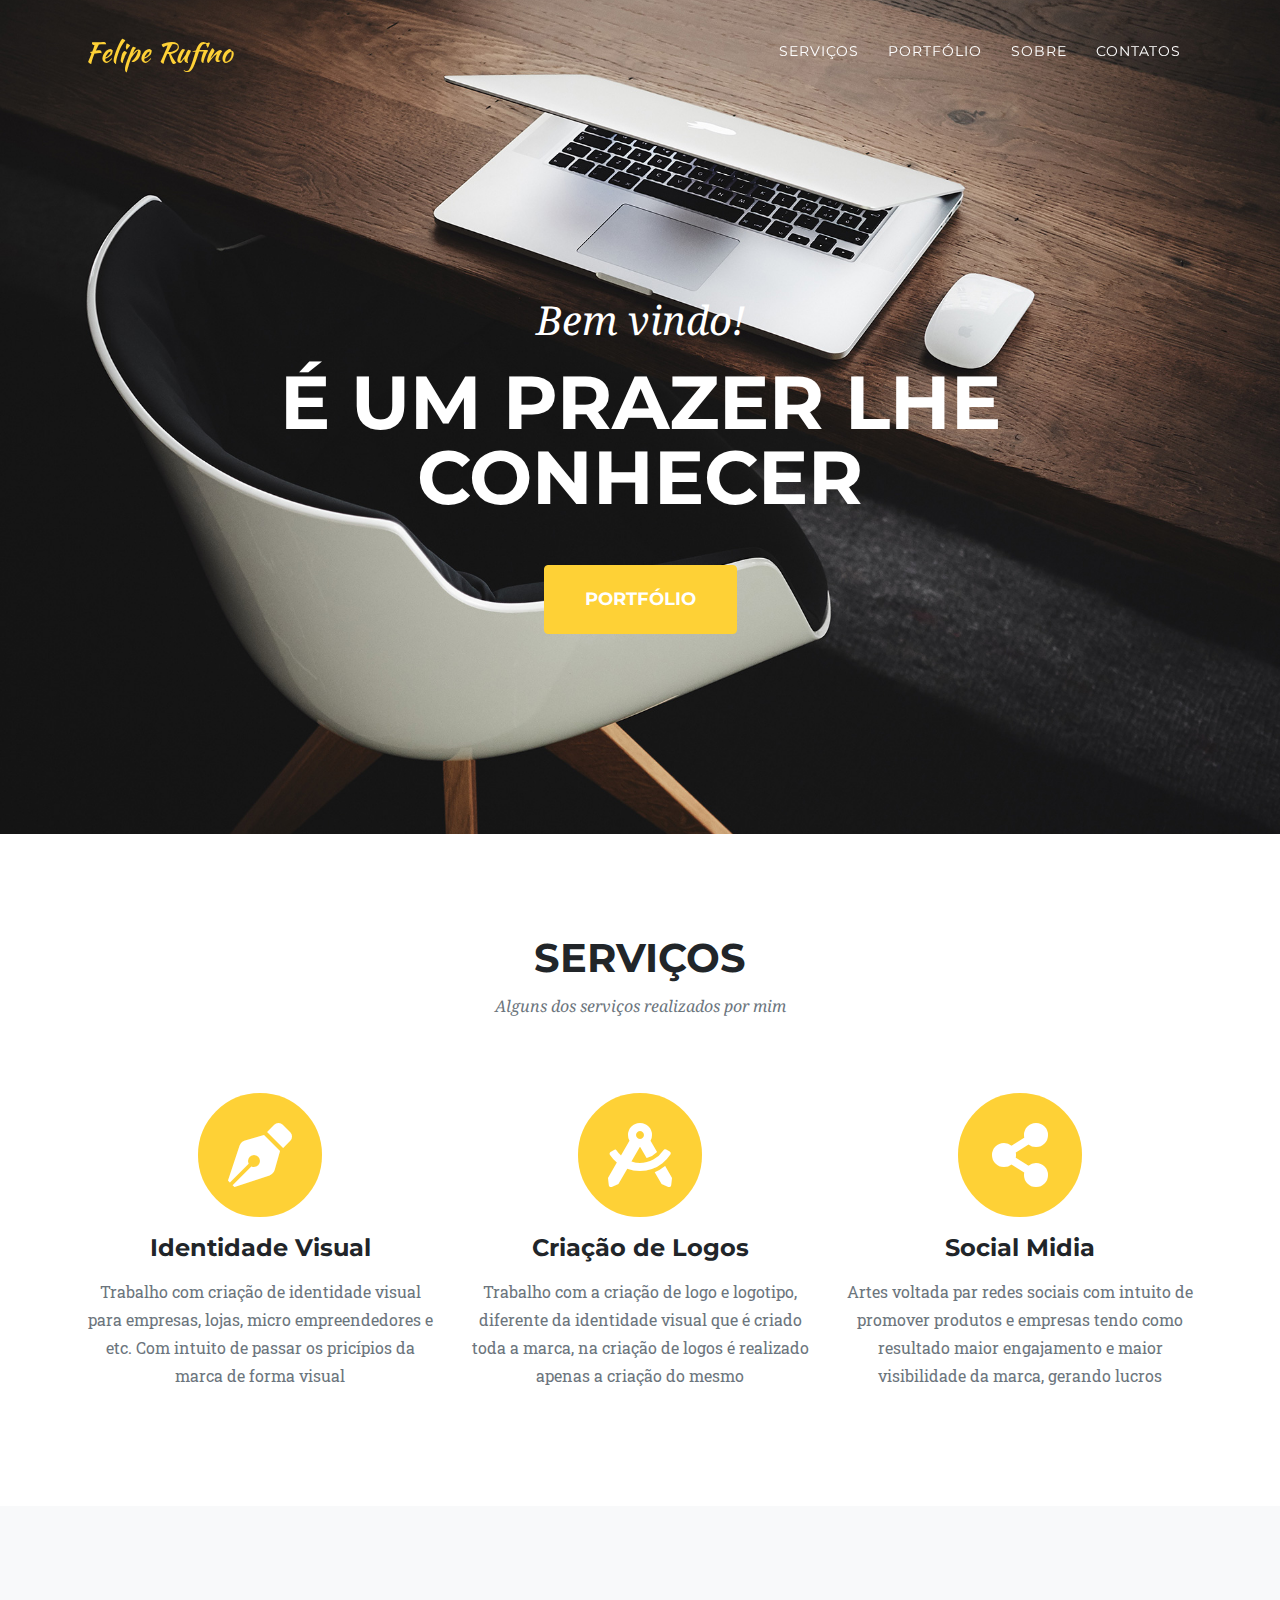
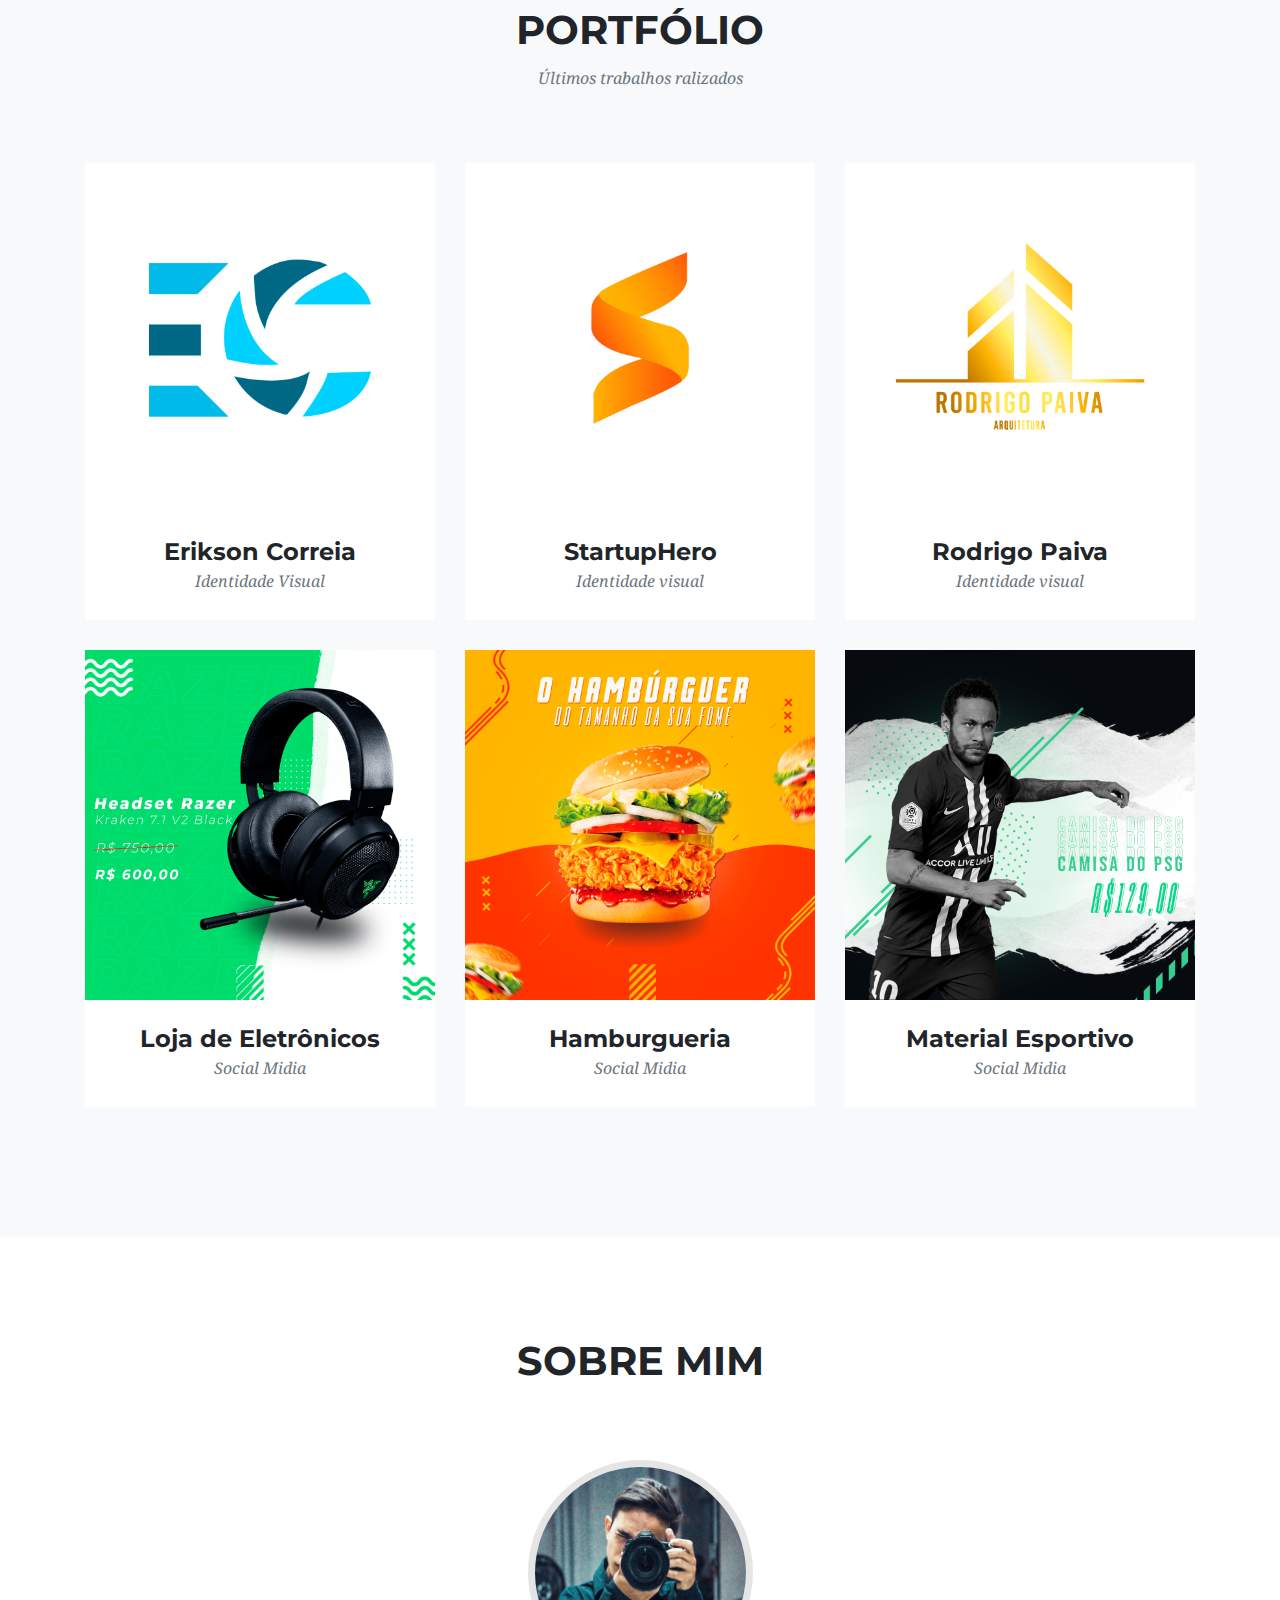
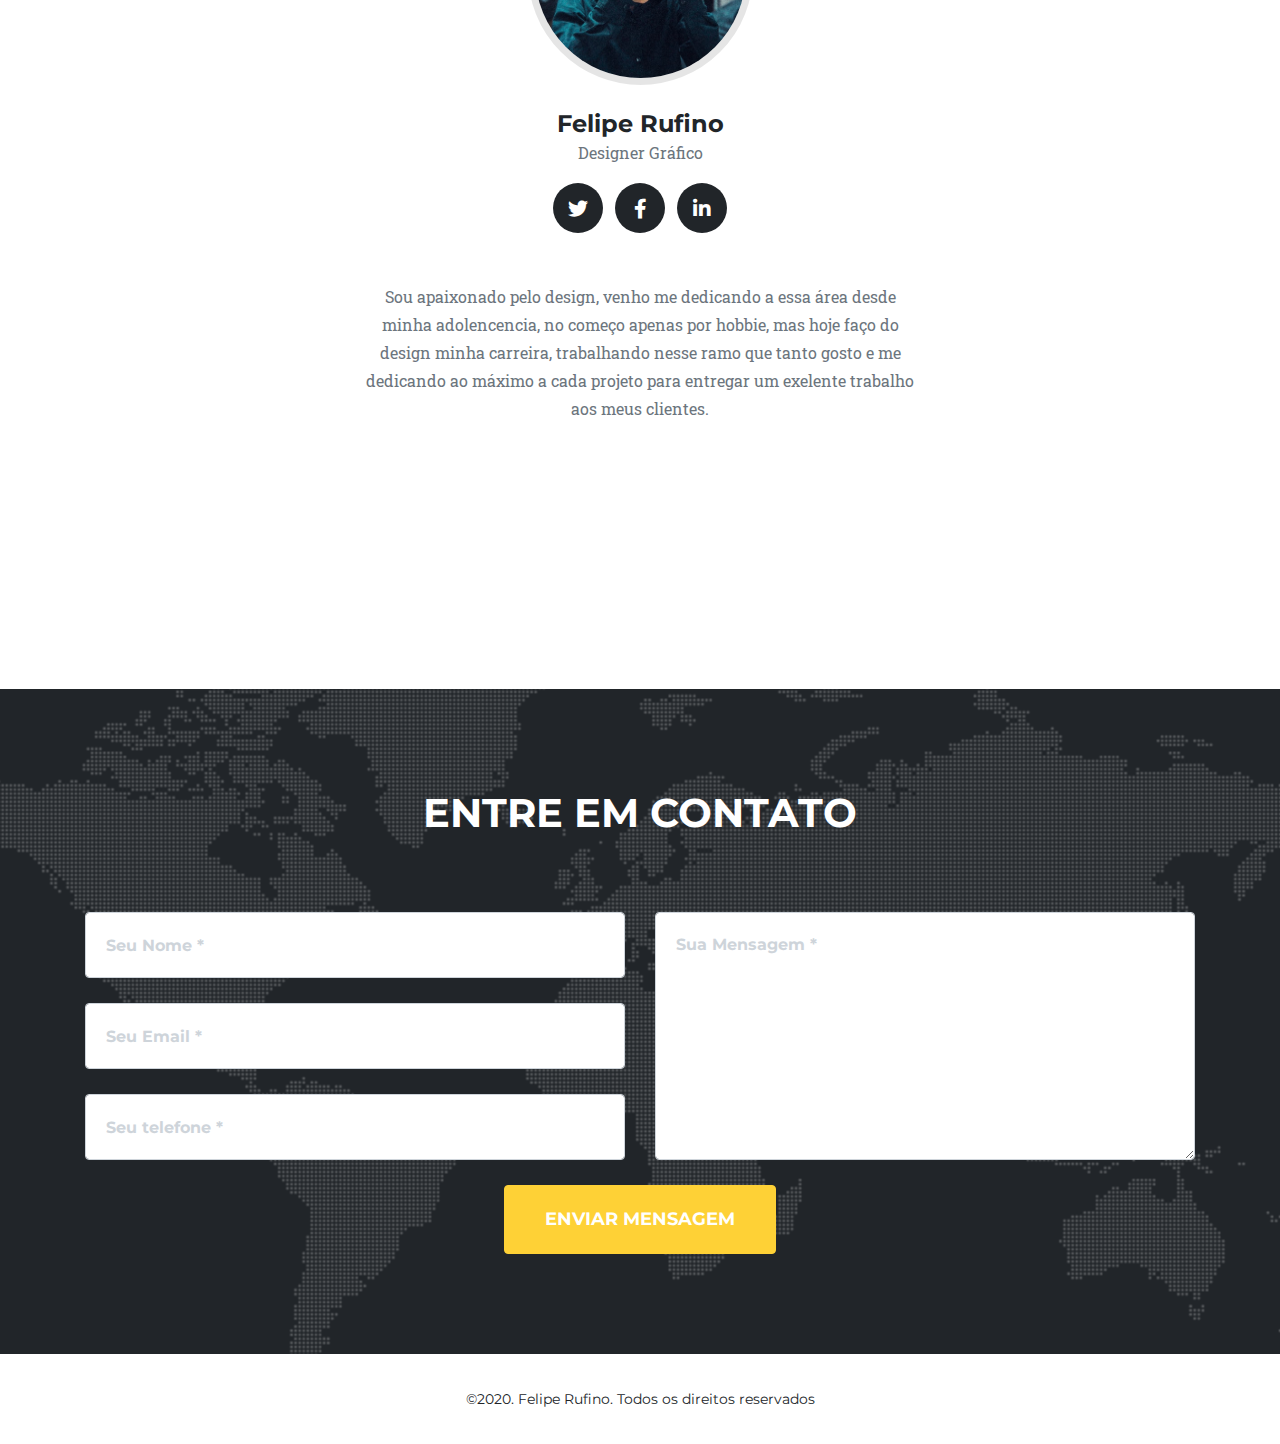
<file: startbootstrap-agency-gh-pages/index.html>
<!DOCTYPE html>
<html lang="en">

<head>

  <meta charset="utf-8">
  <meta name="viewport" content="width=device-width, initial-scale=1, shrink-to-fit=no">
  <meta name="description" content="">
  <meta name="author" content="">

  <title>Agency - Start Bootstrap Theme</title>

  <!-- Bootstrap core CSS -->
  <link href="vendor/bootstrap/css/bootstrap.min.css" rel="stylesheet">

  <!-- Custom fonts for this template -->
  <link href="vendor/fontawesome-free/css/all.min.css" rel="stylesheet" type="text/css">
  <link href="https://fonts.googleapis.com/css?family=Montserrat:400,700" rel="stylesheet" type="text/css">
  <link href='https://fonts.googleapis.com/css?family=Kaushan+Script' rel='stylesheet' type='text/css'>
  <link href='https://fonts.googleapis.com/css?family=Droid+Serif:400,700,400italic,700italic' rel='stylesheet' type='text/css'>
  <link href='https://fonts.googleapis.com/css?family=Roboto+Slab:400,100,300,700' rel='stylesheet' type='text/css'>

  <!-- Custom styles for this template -->
  <link href="css/agency.min.css" rel="stylesheet">

</head>

<body id="page-top">

  <!-- Navigation -->
  <nav class="navbar navbar-expand-lg navbar-dark fixed-top" id="mainNav">
    <div class="container">
      <a class="navbar-brand js-scroll-trigger" href="#page-top">Felipe Rufino</a>
      <button class="navbar-toggler navbar-toggler-right" type="button" data-toggle="collapse" data-target="#navbarResponsive" aria-controls="navbarResponsive" aria-expanded="false" aria-label="Toggle navigation">
        Menu
        <i class="fas fa-bars"></i>
      </button>
      <div class="collapse navbar-collapse" id="navbarResponsive">
        <ul class="navbar-nav text-uppercase ml-auto">
          <li class="nav-item">
            <a class="nav-link js-scroll-trigger" href="#services">Serviços</a>
          </li>
          <li class="nav-item">
            <a class="nav-link js-scroll-trigger" href="#portfolio">Portfólio</a>
          </li>
          <li class="nav-item">
            <a class="nav-link js-scroll-trigger" href="#about">Sobre</a>
          </li>
          <li class="nav-item">
            <a class="nav-link js-scroll-trigger" href="#contact">Contatos</a>
          </li>
        </ul>
      </div>
    </div>
  </nav>

  <!-- Header -->
  <header class="masthead">
    <div class="container">
      <div class="intro-text">
        <div class="intro-lead-in">Bem vindo!</div>
        <div class="intro-heading text-uppercase">É um prazer lhe conhecer</div>
        <a class="btn btn-primary btn-xl text-uppercase js-scroll-trigger" href="#services">Portfólio</a>
      </div>
    </div>
  </header>

  <!-- Services -->
  <section class="page-section" id="services">
    <div class="container">
      <div class="row">
        <div class="col-lg-12 text-center">
          <h2 class="section-heading text-uppercase">Serviços</h2>
          <h3 class="section-subheading text-muted">Alguns dos serviços realizados por mim</h3>
        </div>
      </div>
      <div class="row text-center">
        <div class="col-md-4">
          <span class="fa-stack fa-4x">
            <i class="fas fa-circle fa-stack-2x text-primary"></i>
            <i class="fas fa-pen-nib fa-stack-1x fa-inverse"></i>
          </span>
          <h4 class="service-heading">Identidade Visual</h4>
          <p class="text-muted">Trabalho com criação de identidade visual para empresas, lojas, micro empreendedores e etc. Com intuito de passar os pricípios da marca de forma visual </p>
        </div>
        <div class="col-md-4">
          <span class="fa-stack fa-4x">
            <i class="fas fa-circle fa-stack-2x text-primary"></i>
            <i class="fas fa-drafting-compass fa-stack-1x fa-inverse"></i>

          </span>
          <h4 class="service-heading">Criação de Logos</h4>
          <p class="text-muted">Trabalho com a criação de logo e logotipo, diferente da identidade visual que é criado toda a marca, na criação de logos é realizado apenas a criação do mesmo</p>
        </div>
        <div class="col-md-4">
          <span class="fa-stack fa-4x">
            <i class="fas fa-circle fa-stack-2x text-primary"></i>
            <i class="fas fa-share-alt fa-stack-1x fa-inverse"></i>
          </span>
          <h4 class="service-heading">Social Midia</h4>
          <p class="text-muted">Artes voltada par redes sociais com intuito de promover produtos e empresas tendo como resultado maior engajamento e maior visibilidade da marca, gerando lucros</p>
        </div>
      </div>
    </div>
  </section>

  <!-- Portfolio Grid -->
  <section class="bg-light page-section" id="portfolio">
    <div class="container">
      <div class="row">
        <div class="col-lg-12 text-center">
          <h2 class="section-heading text-uppercase">Portfólio</h2>
          <h3 class="section-subheading text-muted">Últimos trabalhos ralizados</h3>
        </div>
      </div>
      <div class="row">
        <div class="col-md-4 col-sm-6 portfolio-item">
          <a class="portfolio-link" data-toggle="modal" href="#portfolioModal1">
            <div class="portfolio-hover">
              <div class="portfolio-hover-content">
                
              </div>
            </div>
            <img class="img-fluid" src="img/portfolio/01.png" alt="">
          </a>
          <div class="portfolio-caption">
            <h4>Erikson Correia</h4>
            <p class="text-muted">Identidade Visual</p>
          </div>
        </div>
        <div class="col-md-4 col-sm-6 portfolio-item">
          <a class="portfolio-link" data-toggle="modal" href="#portfolioModal2">
            <div class="portfolio-hover">
              <div class="portfolio-hover-content">
                
              </div>
            </div>
            <img class="img-fluid" src="img/portfolio/02.png" alt="">
          </a>
          <div class="portfolio-caption">
            <h4>StartupHero</h4>
            <p class="text-muted">Identidade visual</p>
          </div>
        </div>
        <div class="col-md-4 col-sm-6 portfolio-item">
          <a class="portfolio-link" data-toggle="modal" href="#portfolioModal3">
            <div class="portfolio-hover">
              <div class="portfolio-hover-content">
                <i class="fas fa-plus fa-3x"></i>
              </div>
            </div>
            <img class="img-fluid" src="img/portfolio/03.png" alt="">
          </a>
          <div class="portfolio-caption">
            <h4>Rodrigo Paiva</h4>
            <p class="text-muted">Identidade visual</p>
          </div>
        </div>
        <div class="col-md-4 col-sm-6 portfolio-item">
          <a class="portfolio-link" data-toggle="modal" href="#portfolioModal4">
            <div class="portfolio-hover">
              <div class="portfolio-hover-content">
                
              </div>
            </div>
            <img class="img-fluid" src="img/portfolio/promo rtec.png" alt="">
          </a>
          <div class="portfolio-caption">
            <h4>Loja de Eletrônicos</h4>
            <p class="text-muted">Social Midia</p>
          </div>
        </div>
        <div class="col-md-4 col-sm-6 portfolio-item">
          <a class="portfolio-link" data-toggle="modal" href="#portfolioModal5">
            <div class="portfolio-hover">
              <div class="portfolio-hover-content">
                
              </div>
            </div>
            <img class="img-fluid" src="img/portfolio/promo artisan.png" alt="">
          </a>
          <div class="portfolio-caption">
            <h4>Hamburgueria</h4>
            <p class="text-muted">Social Midia</p>
          </div>
        </div>
        <div class="col-md-4 col-sm-6 portfolio-item">
          <a class="portfolio-link" data-toggle="modal" href="#portfolioModal6">
            <div class="portfolio-hover">
              <div class="portfolio-hover-content">
                
              </div>
            </div>
            <img class="img-fluid" src="img/portfolio/promo w3moda.png" alt="">
          </a>
          <div class="portfolio-caption">
            <h4>Material Esportivo</h4>
            <p class="text-muted">Social Midia</p>
          </div>
        </div>
      </div>
    </div>
  </section>

  <!-- About -->
  <section class="page-section" id="about">
    <div class="container">
      <div class="row">
        <div class="col-lg-12 text-center">
          <h2 class="section-heading text-uppercase">Sobre mim</h2>
          <h3 class="section-subheading text-muted"></h3>
        </div>
      </div>
      <div class="row">
        <div class="col-12 text-center">
        
        </div>
        <div class="col-12">
           <div class="row">
         <div class="col-12">

          <div class="team-member" >
            <img class="mx-auto rounded-circle" src="img/team/1.jpg" alt="">
            <h4>Felipe Rufino</h4>

            <p class="text-muted">Designer Gráfico</p>

            <ul class="list-inline social-buttons">
              <li class="list-inline-item">
                <a href="#">
                  <i class="fab fa-twitter"></i>
                </a>
              </li>
              <li class="list-inline-item">
                <a href="#">
                  <i class="fab fa-facebook-f"></i>
                </a>
              </li>
              <li class="list-inline-item">
                <a href="#">
                  <i class="fab fa-linkedin-in"></i>
                </a>
              </li>
            </ul>
          </div>
        </div>
      </div>
    </div>
     <div class="row">
        <div class="col-3"> </div>
        <div class="col-6 text-center">
          <p  class="section-subheading text-muted" style="margin-top: 0px;">Sou apaixonado pelo design, venho me dedicando a essa área desde minha adolencencia, no começo apenas por hobbie, mas hoje faço do design minha carreira, trabalhando nesse ramo que tanto gosto e me dedicando ao máximo a cada projeto para entregar um exelente trabalho aos meus clientes.</p>
          <div class="col-3"> </div>
    </div>
    </div>
  </section>
  
  

  
     
  

  <!-- Clients -->
  <!--<section class="py-5">
    <div class="container">
      <div class="row">
        <div class="col-md-3 col-sm-6">
          <a href="#">
            <img class="img-fluid d-block mx-auto" src="img/logos/envato.jpg" alt="">
          </a>
        </div>
        <div class="col-md-3 col-sm-6">
          <a href="#">
            <img class="img-fluid d-block mx-auto" src="img/logos/designmodo.jpg" alt="">
          </a>
        </div>
        <div class="col-md-3 col-sm-6">
          <a href="#">
            <img class="img-fluid d-block mx-auto" src="img/logos/themeforest.jpg" alt="">
          </a>
        </div>
        <div class="col-md-3 col-sm-6">
          <a href="#">
            <img class="img-fluid d-block mx-auto" src="img/logos/creative-market.jpg" alt="">
          </a>
        </div>
      </div>
    </div>
  </section>-->

  <!-- Contact -->
  <section class="page-section" id="contact" style="margin-top: 150px;">
    <div class="container" >
      <div class="row">
        <div class="col-lg-12 text-center">
          <h2 class="section-heading text-uppercase">Entre em contato</h2>
          <h3 class="section-subheading text-muted"></h3>
        </div>
      </div>
      <div class="row">
        <div class="col-lg-12">
          <form id="contactForm" name="sentMessage" novalidate="novalidate">
            <div class="row">
              <div class="col-md-6">
                <div class="form-group">
                  <input class="form-control" id="name" type="text" placeholder="Seu Nome *" required="required" data-validation-required-message="Porfavor preencha seu nome.">
                  <p class="help-block text-danger"></p>
                </div>
                <div class="form-group">
                  <input class="form-control" id="email" type="email" placeholder="Seu Email *" required="required" data-validation-required-message="Porfavor preencha seu email.">
                  <p class="help-block text-danger"></p>
                </div>
                <div class="form-group">
                  <input class="form-control" id="phone" type="tel" placeholder="Seu telefone *" required="required" data-validation-required-message="Porfavor preencha seu número de telefone.">
                  <p class="help-block text-danger"></p>
                </div>
              </div>
              <div class="col-md-6">
                <div class="form-group">
                  <textarea class="form-control" id="message" placeholder="Sua Mensagem *" required="required" data-validation-required-message="Porfavor preencha a mensagem."></textarea>
                  <p class="help-block text-danger"></p>
                </div>
              </div>
              <div class="clearfix"></div>
              <div class="col-lg-12 text-center">
                <div id="success"></div>
                <button id="sendMessageButton" class="btn btn-primary btn-xl text-uppercase" type="submit">Enviar Mensagem</button>
              </div>
            </div>
          </form>
        </div>
      </div>
    </div>
  </section>

  <!-- Footer -->
  <footer class="footer">
    <div class="container">
      <div class="row align-items-center">
        <div class="col-md-12">
          <span class="copyright">&copy;2020. Felipe Rufino. Todos os direitos reservados</span>
        </div>
        
        
      </div>
    </div>
  </footer>



  <!-- Bootstrap core JavaScript -->
  <script src="vendor/jquery/jquery.min.js"></script>
  <script src="vendor/bootstrap/js/bootstrap.bundle.min.js"></script>

  <!-- Plugin JavaScript -->
  <script src="vendor/jquery-easing/jquery.easing.min.js"></script>

  <!-- Contact form JavaScript -->
  <script src="js/jqBootstrapValidation.js"></script>
  <script src="js/contact_me.js"></script>

  <!-- Custom scripts for this template -->
  <script src="js/agency.min.js"></script>

</body>

</html>
</file>
<file: startbootstrap-agency-gh-pages/css/agency.min.css>
/*!
 * Start Bootstrap - Agency v5.2.2 (https://startbootstrap.com/template-overviews/agency)
 * Copyright 2013-2019 Start Bootstrap
 * Licensed under MIT (https://github.com/BlackrockDigital/startbootstrap-agency/blob/master/LICENSE)
 */body{overflow-x:hidden;font-family:'Roboto Slab',-apple-system,BlinkMacSystemFont,'Segoe UI',Roboto,'Helvetica Neue',Arial,sans-serif,'Apple Color Emoji','Segoe UI Emoji','Segoe UI Symbol','Noto Color Emoji'}p{line-height:1.75}a{color:#fed136}a:hover{color:#fec503}.text-primary{color:#fed136!important}h1,h2,h3,h4,h5,h6{font-weight:700;font-family:Montserrat,-apple-system,BlinkMacSystemFont,'Segoe UI',Roboto,'Helvetica Neue',Arial,sans-serif,'Apple Color Emoji','Segoe UI Emoji','Segoe UI Symbol','Noto Color Emoji'}.page-section{padding:100px 0}.page-section h2.section-heading{font-size:40px;margin-top:0;margin-bottom:15px}.page-section h3.section-subheading{font-size:16px;font-weight:400;font-style:italic;margin-bottom:75px;text-transform:none;font-family:'Droid Serif',-apple-system,BlinkMacSystemFont,'Segoe UI',Roboto,'Helvetica Neue',Arial,sans-serif,'Apple Color Emoji','Segoe UI Emoji','Segoe UI Symbol','Noto Color Emoji'}@media (min-width:768px){section{padding:150px 0}}::-moz-selection{background:#fed136;text-shadow:none}::selection{background:#fed136;text-shadow:none}img::-moz-selection{background:0 0}img::selection{background:0 0}img::-moz-selection{background:0 0}.btn{font-family:Montserrat,-apple-system,BlinkMacSystemFont,'Segoe UI',Roboto,'Helvetica Neue',Arial,sans-serif,'Apple Color Emoji','Segoe UI Emoji','Segoe UI Symbol','Noto Color Emoji';font-weight:700}.btn-xl{font-size:18px;padding:20px 40px}.btn-primary{background-color:#fed136;border-color:#fed136}.btn-primary:active,.btn-primary:focus,.btn-primary:hover{background-color:#fec810!important;border-color:#fec810!important;color:#fff}.btn-primary:active,.btn-primary:focus{box-shadow:0 0 0 .2rem rgba(254,209,55,.5)!important}#mainNav{background-color:#212529}#mainNav .navbar-toggler{font-size:12px;right:0;padding:13px;text-transform:uppercase;color:#fff;border:0;background-color:#fed136;font-family:Montserrat,-apple-system,BlinkMacSystemFont,'Segoe UI',Roboto,'Helvetica Neue',Arial,sans-serif,'Apple Color Emoji','Segoe UI Emoji','Segoe UI Symbol','Noto Color Emoji'}#mainNav .navbar-brand{color:#fed136;font-family:'Kaushan Script',-apple-system,BlinkMacSystemFont,'Segoe UI',Roboto,'Helvetica Neue',Arial,sans-serif,'Apple Color Emoji','Segoe UI Emoji','Segoe UI Symbol','Noto Color Emoji'}#mainNav .navbar-brand.active,#mainNav .navbar-brand:active,#mainNav .navbar-brand:focus,#mainNav .navbar-brand:hover{color:#fec503}#mainNav .navbar-nav .nav-item .nav-link{font-size:90%;font-weight:400;padding:.75em 0;letter-spacing:1px;color:#fff;font-family:Montserrat,-apple-system,BlinkMacSystemFont,'Segoe UI',Roboto,'Helvetica Neue',Arial,sans-serif,'Apple Color Emoji','Segoe UI Emoji','Segoe UI Symbol','Noto Color Emoji'}#mainNav .navbar-nav .nav-item .nav-link.active,#mainNav .navbar-nav .nav-item .nav-link:hover{color:#fed136}@media (min-width:992px){#mainNav{padding-top:25px;padding-bottom:25px;transition:padding-top .3s,padding-bottom .3s;border:none;background-color:transparent}#mainNav .navbar-brand{font-size:1.75em;transition:all .3s}#mainNav .navbar-nav .nav-item .nav-link{padding:1.1em 1em!important}#mainNav.navbar-shrink{padding-top:0;padding-bottom:0;background-color:#212529}#mainNav.navbar-shrink .navbar-brand{font-size:1.25em;padding:12px 0}}header.masthead{text-align:center;color:#fff;background-image:url(../img/header-bg.jpg);background-repeat:no-repeat;background-attachment:scroll;background-position:center center;background-size:cover}header.masthead .intro-text{padding-top:150px;padding-bottom:100px}header.masthead .intro-text .intro-lead-in{font-size:22px;font-style:italic;line-height:22px;margin-bottom:25px;font-family:'Droid Serif',-apple-system,BlinkMacSystemFont,'Segoe UI',Roboto,'Helvetica Neue',Arial,sans-serif,'Apple Color Emoji','Segoe UI Emoji','Segoe UI Symbol','Noto Color Emoji'}header.masthead .intro-text .intro-heading{font-size:50px;font-weight:700;line-height:50px;margin-bottom:25px;font-family:Montserrat,-apple-system,BlinkMacSystemFont,'Segoe UI',Roboto,'Helvetica Neue',Arial,sans-serif,'Apple Color Emoji','Segoe UI Emoji','Segoe UI Symbol','Noto Color Emoji'}@media (min-width:768px){header.masthead .intro-text{padding-top:300px;padding-bottom:200px}header.masthead .intro-text .intro-lead-in{font-size:40px;font-style:italic;line-height:40px;margin-bottom:25px;font-family:'Droid Serif',-apple-system,BlinkMacSystemFont,'Segoe UI',Roboto,'Helvetica Neue',Arial,sans-serif,'Apple Color Emoji','Segoe UI Emoji','Segoe UI Symbol','Noto Color Emoji'}header.masthead .intro-text .intro-heading{font-size:75px;font-weight:700;line-height:75px;margin-bottom:50px;font-family:Montserrat,-apple-system,BlinkMacSystemFont,'Segoe UI',Roboto,'Helvetica Neue',Arial,sans-serif,'Apple Color Emoji','Segoe UI Emoji','Segoe UI Symbol','Noto Color Emoji'}}.service-heading{margin:15px 0;text-transform:none}#portfolio .portfolio-item{right:0;margin:0 0 15px}#portfolio .portfolio-item .portfolio-link{position:relative;display:block;max-width:400px;margin:0 auto;cursor:pointer}#portfolio .portfolio-item .portfolio-link .portfolio-hover{position:absolute;width:100%;height:100%;transition:all ease .5s;opacity:0;background:}#portfolio .portfolio-item .portfolio-link .portfolio-hover:hover{opacity:1}#portfolio .portfolio-item .portfolio-link .portfolio-hover .portfolio-hover-content{font-size:20px;position:absolute;top:50%;width:100%;height:20px;margin-top:-12px;text-align:center;color:#fff}#portfolio .portfolio-item .portfolio-link .portfolio-hover .portfolio-hover-content i{margin-top:-12px}#portfolio .portfolio-item .portfolio-link .portfolio-hover .portfolio-hover-content h3,#portfolio .portfolio-item .portfolio-link .portfolio-hover .portfolio-hover-content h4{margin:0}#portfolio .portfolio-item .portfolio-caption{max-width:400px;margin:0 auto;padding:25px;text-align:center;background-color:#fff}#portfolio .portfolio-item .portfolio-caption h4{margin:0;text-transform:none}#portfolio .portfolio-item .portfolio-caption p{font-size:16px;font-style:italic;margin:0;font-family:'Droid Serif',-apple-system,BlinkMacSystemFont,'Segoe UI',Roboto,'Helvetica Neue',Arial,sans-serif,'Apple Color Emoji','Segoe UI Emoji','Segoe UI Symbol','Noto Color Emoji'}#portfolio *{z-index:2}@media (min-width:767px){#portfolio .portfolio-item{margin:0 0 30px}}.portfolio-modal .modal-dialog{margin:1rem;max-width:100vw}.portfolio-modal .modal-content{padding:100px 0;text-align:center}.portfolio-modal .modal-content h2{font-size:3em;margin-bottom:15px}.portfolio-modal .modal-content p{margin-bottom:30px}.portfolio-modal .modal-content p.item-intro{font-size:16px;font-style:italic;margin:20px 0 30px;font-family:'Droid Serif',-apple-system,BlinkMacSystemFont,'Segoe UI',Roboto,'Helvetica Neue',Arial,sans-serif,'Apple Color Emoji','Segoe UI Emoji','Segoe UI Symbol','Noto Color Emoji'}.portfolio-modal .modal-content ul.list-inline{margin-top:0;margin-bottom:30px}.portfolio-modal .modal-content img{margin-bottom:30px}.portfolio-modal .modal-content button{cursor:pointer}.portfolio-modal .close-modal{position:absolute;top:25px;right:25px;width:75px;height:75px;cursor:pointer;background-color:transparent}.portfolio-modal .close-modal:hover{opacity:.3}.portfolio-modal .close-modal .lr{z-index:1051;width:1px;height:75px;margin-left:35px;transform:rotate(45deg);background-color:#212529}.portfolio-modal .close-modal .lr .rl{z-index:1052;width:1px;height:75px;transform:rotate(90deg);background-color:#212529}.timeline{position:relative;padding:0;list-style:none}.timeline:before{position:absolute;top:0;bottom:0;left:40px;width:2px;margin-left:-1.5px;content:'';background-color:#e9ecef}.timeline>li{position:relative;min-height:50px;margin-bottom:50px}.timeline>li:after,.timeline>li:before{display:table;content:' '}.timeline>li:after{clear:both}.timeline>li .timeline-panel{position:relative;float:right;width:100%;padding:0 20px 0 100px;text-align:left}.timeline>li .timeline-panel:before{right:auto;left:-15px;border-right-width:15px;border-left-width:0}.timeline>li .timeline-panel:after{right:auto;left:-14px;border-right-width:14px;border-left-width:0}.timeline>li .timeline-image{position:absolute;z-index:100;left:0;width:80px;height:80px;margin-left:0;text-align:center;color:#fff;border:7px solid #e9ecef;border-radius:100%;background-color:#fed136}.timeline>li .timeline-image h4{font-size:10px;line-height:14px;margin-top:12px}.timeline>li.timeline-inverted>.timeline-panel{float:right;padding:0 20px 0 100px;text-align:left}.timeline>li.timeline-inverted>.timeline-panel:before{right:auto;left:-15px;border-right-width:15px;border-left-width:0}.timeline>li.timeline-inverted>.timeline-panel:after{right:auto;left:-14px;border-right-width:14px;border-left-width:0}.timeline>li:last-child{margin-bottom:0}.timeline .timeline-heading h4{margin-top:0;color:inherit}.timeline .timeline-heading h4.subheading{text-transform:none}.timeline .timeline-body>p,.timeline .timeline-body>ul{margin-bottom:0}@media (min-width:768px){.timeline:before{left:50%}.timeline>li{min-height:100px;margin-bottom:100px}.timeline>li .timeline-panel{float:left;width:41%;padding:0 20px 20px 30px;text-align:right}.timeline>li .timeline-image{left:50%;width:100px;height:100px;margin-left:-50px}.timeline>li .timeline-image h4{font-size:13px;line-height:18px;margin-top:16px}.timeline>li.timeline-inverted>.timeline-panel{float:right;padding:0 30px 20px 20px;text-align:left}}@media (min-width:992px){.timeline>li{min-height:150px}.timeline>li .timeline-panel{padding:0 20px 20px}.timeline>li .timeline-image{width:150px;height:150px;margin-left:-75px}.timeline>li .timeline-image h4{font-size:18px;line-height:26px;margin-top:30px}.timeline>li.timeline-inverted>.timeline-panel{padding:0 20px 20px}}@media (min-width:1200px){.timeline>li{min-height:170px}.timeline>li .timeline-panel{padding:0 20px 20px 100px}.timeline>li .timeline-image{width:170px;height:170px;margin-left:-85px}.timeline>li .timeline-image h4{margin-top:40px}.timeline>li.timeline-inverted>.timeline-panel{padding:0 100px 20px 20px}}.team-member{margin-bottom:50px;text-align:center}.team-member img{width:225px;height:225px;border:7px solid rgba(0,0,0,.1)}.team-member h4{margin-top:25px;margin-bottom:0;text-transform:none}.team-member p{margin-top:0}section#contact{background-color:#212529;background-image:url(../img/map-image.png);background-repeat:no-repeat;background-position:center}section#contact .section-heading{color:#fff}section#contact .form-group{margin-bottom:25px}section#contact .form-group input,section#contact .form-group textarea{padding:20px}section#contact .form-group input.form-control{height:auto}section#contact .form-group textarea.form-control{height:248px}section#contact .form-control:focus{border-color:#fed136;box-shadow:none}section#contact ::-webkit-input-placeholder{font-weight:700;color:#ced4da;font-family:Montserrat,-apple-system,BlinkMacSystemFont,'Segoe UI',Roboto,'Helvetica Neue',Arial,sans-serif,'Apple Color Emoji','Segoe UI Emoji','Segoe UI Symbol','Noto Color Emoji'}section#contact :-moz-placeholder{font-weight:700;color:#ced4da;font-family:Montserrat,-apple-system,BlinkMacSystemFont,'Segoe UI',Roboto,'Helvetica Neue',Arial,sans-serif,'Apple Color Emoji','Segoe UI Emoji','Segoe UI Symbol','Noto Color Emoji'}section#contact ::-moz-placeholder{font-weight:700;color:#ced4da;font-family:Montserrat,-apple-system,BlinkMacSystemFont,'Segoe UI',Roboto,'Helvetica Neue',Arial,sans-serif,'Apple Color Emoji','Segoe UI Emoji','Segoe UI Symbol','Noto Color Emoji'}section#contact :-ms-input-placeholder{font-weight:700;color:#ced4da;font-family:Montserrat,-apple-system,BlinkMacSystemFont,'Segoe UI',Roboto,'Helvetica Neue',Arial,sans-serif,'Apple Color Emoji','Segoe UI Emoji','Segoe UI Symbol','Noto Color Emoji'}.footer{padding:25px 0;text-align:center}.footer span.copyright{font-size:90%;line-height:40px;text-transform:none;font-family:Montserrat,-apple-system,BlinkMacSystemFont,'Segoe UI',Roboto,'Helvetica Neue',Arial,sans-serif,'Apple Color Emoji','Segoe UI Emoji','Segoe UI Symbol','Noto Color Emoji'}.footer ul.quicklinks{font-size:90%;line-height:40px;margin-bottom:0;text-transform:none;font-family:Montserrat,-apple-system,BlinkMacSystemFont,'Segoe UI',Roboto,'Helvetica Neue',Arial,sans-serif,'Apple Color Emoji','Segoe UI Emoji','Segoe UI Symbol','Noto Color Emoji'}ul.social-buttons{margin-bottom:0}ul.social-buttons li a{font-size:20px;line-height:50px;display:block;width:50px;height:50px;transition:all .3s;color:#fff;border-radius:100%;outline:0;background-color:#212529}ul.social-buttons li a:active,ul.social-buttons li a:focus,ul.social-buttons li a:hover{background-color:#fed136}
</file>
